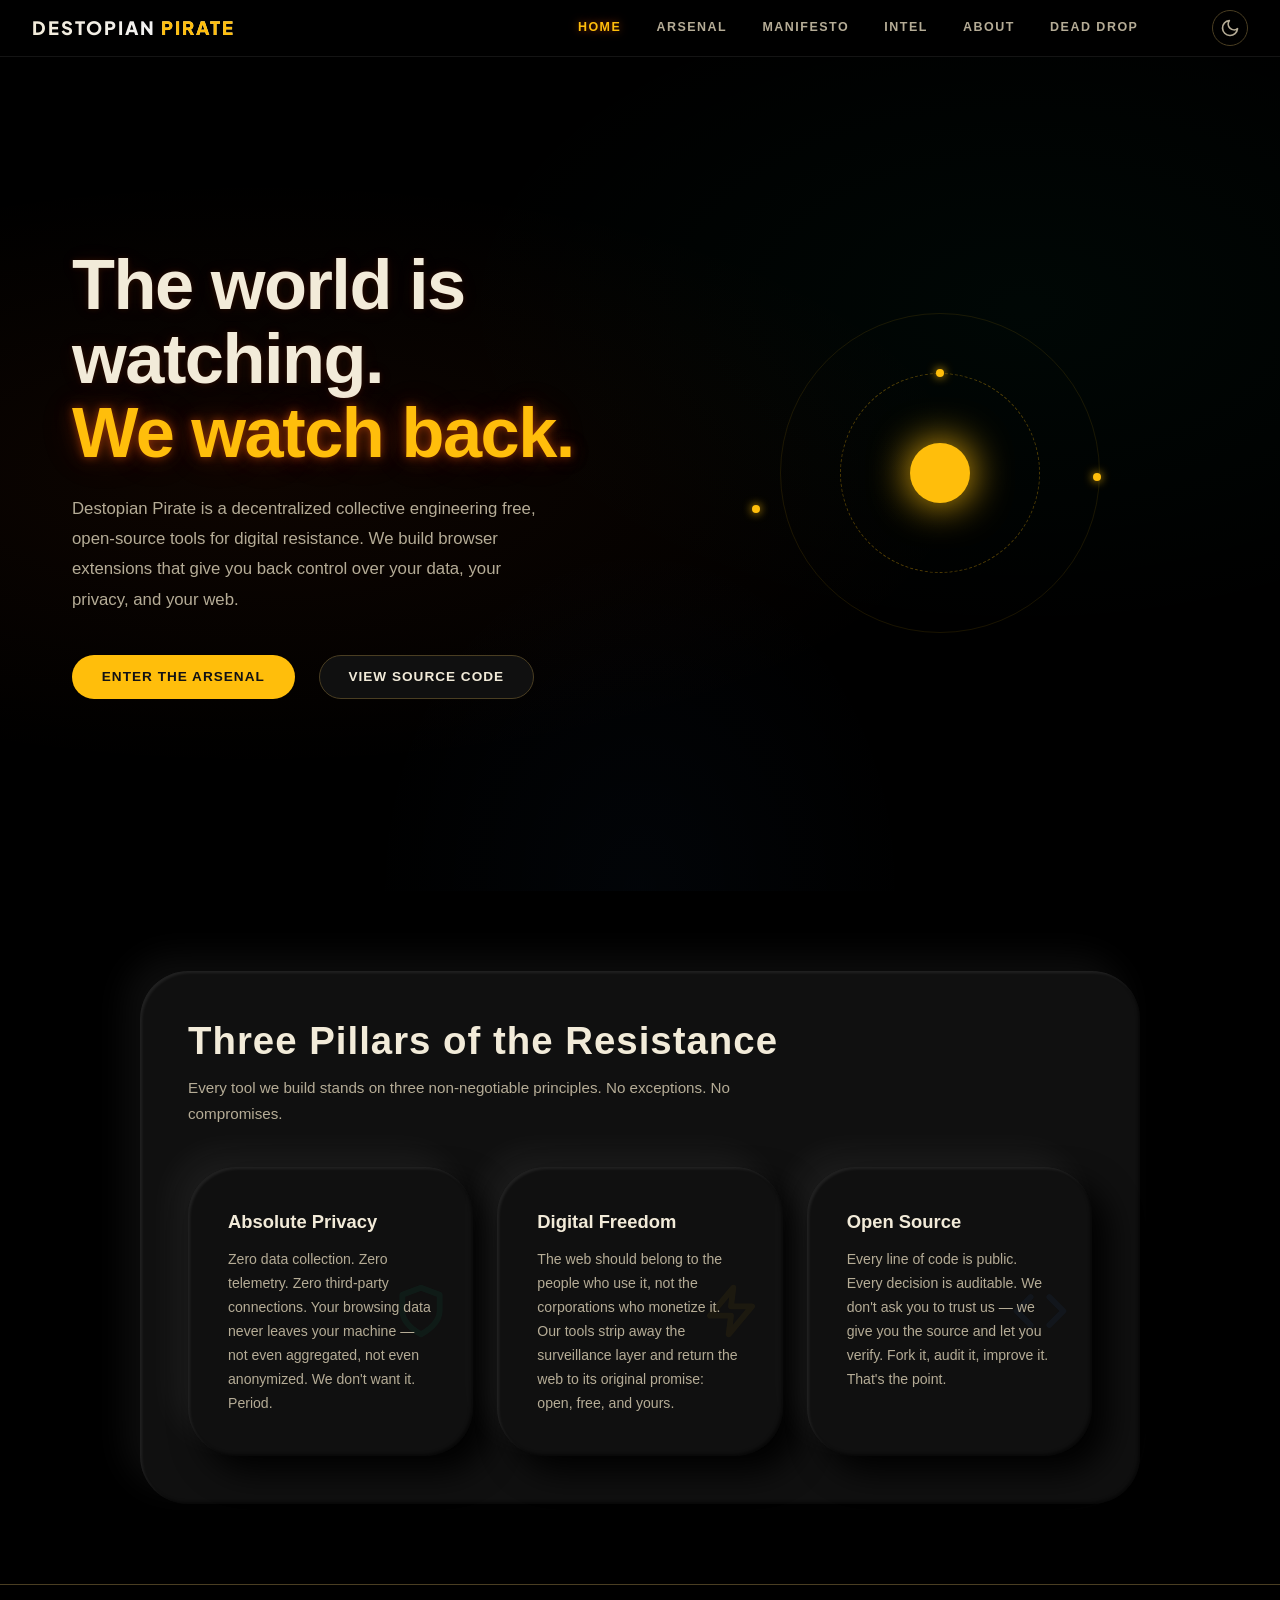
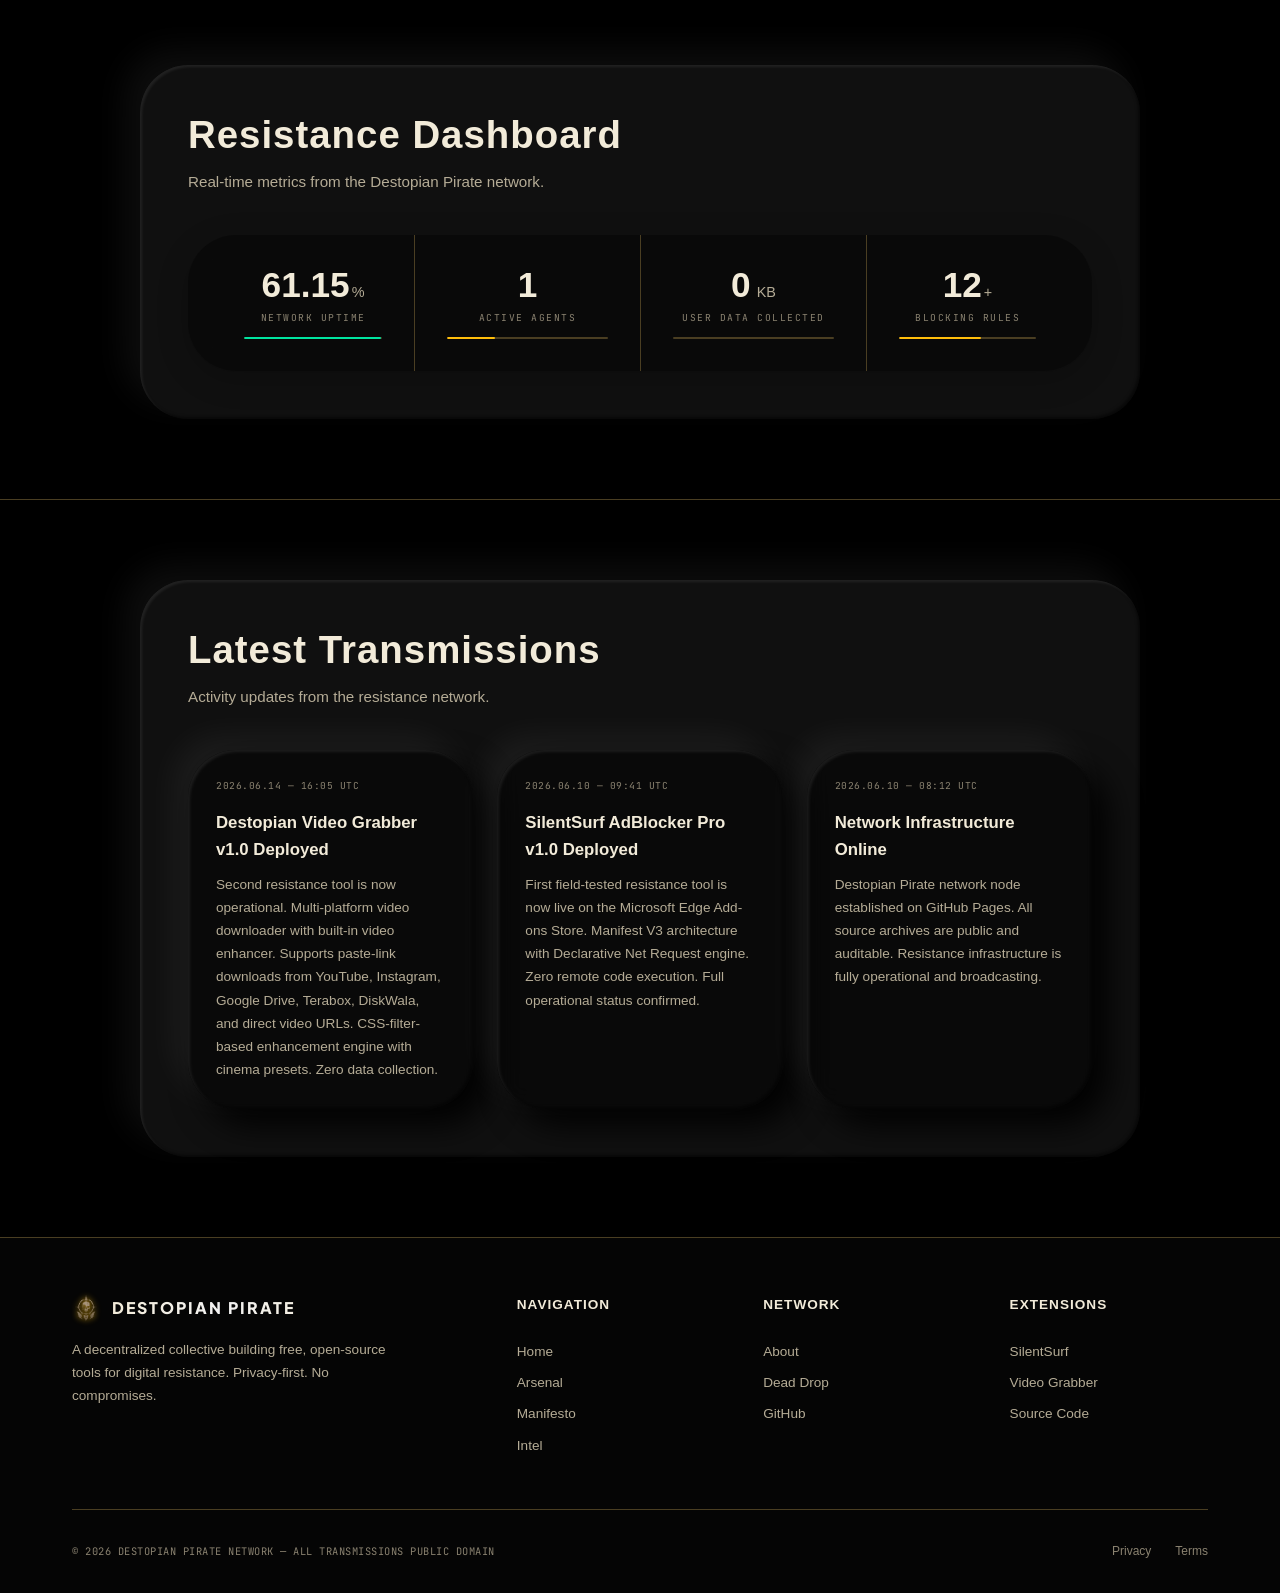
<file: docs/index.html>
<!DOCTYPE html>
<html lang="en">
<head>
    <meta charset="UTF-8">
    <meta name="viewport" content="width=device-width, initial-scale=1.0">
    <title>Destopian Pirate — The World Is Watching. We Watch Back.</title>
    <meta name="description" content="Destopian Pirate: A decentralized collective building free, open-source resistance tools for digital self-defense. Privacy-first browser extensions.">
    <link rel="stylesheet" href="style.css?v=5">
</head>
<body>

<!-- Aurora Glow Background -->
<div class="aurora-container">
    <div class="aurora-blob"></div>
    <div class="aurora-blob"></div>
    <div class="aurora-blob"></div>
</div>



<!-- ═══ COMMAND BAR ═══ -->
<nav class="command-bar">
    <div class="command-bar-inner">
        <div class="brand" id="brand-home">
            <span class="brand-name">Destopian <span style="color: var(--ember); -webkit-text-fill-color: var(--ember); background: none;">Pirate</span></span>
        </div>

        <button class="mobile-toggle" id="mobile-toggle" aria-label="Toggle navigation">
            <svg viewBox="0 0 24 24" fill="none" stroke="currentColor" stroke-width="2" stroke-linecap="round" stroke-linejoin="round" style="width:16px; height:16px; vertical-align: middle; margin-right: 4px;">
                <line x1="3" y1="12" x2="21" y2="12"></line>
                <line x1="3" y1="6" x2="21" y2="6"></line>
                <line x1="3" y1="18" x2="21" y2="18"></line>
            </svg>
            MENU
        </button>

        <div class="channel-strip" id="channel-strip">
            <button class="ch-btn active" data-page="home">Home</button>
            <button class="ch-btn" data-page="extensions">Arsenal</button>
            <button class="ch-btn" data-page="manifesto">Manifesto</button>
            <button class="ch-btn" data-page="intel">Intel</button>
            <button class="ch-btn" data-page="about">About</button>
            <button class="ch-btn" data-page="deaddrop">Dead Drop</button>
        </div>

        <button class="theme-toggle" id="theme-toggle" aria-label="Toggle Theme">
            <span class="theme-icon">
                <svg class="theme-icon-svg" viewBox="0 0 24 24" fill="none" stroke="currentColor" stroke-width="2" stroke-linecap="round" stroke-linejoin="round" style="width:20px; height:20px; vertical-align: middle;">
                    <path d="M21 12.79A9 9 0 1 1 11.21 3 7 7 0 0 0 21 12.79z"></path>
                </svg>
            </span>
        </button>
    </div>
</nav>

<!-- ══════════════════════════════════════════
     PAGE 01: HOME
     ══════════════════════════════════════════ -->
<div class="page-view active" id="page-home">

    <!-- Hero -->
    <section class="hero">

        <div class="container">
            <div class="hero-grid">
                <div class="hero-content">
                    <h1>
                        The world is watching.
                        <span class="line-accent">We watch back.</span>
                    </h1>
                    <p class="hero-desc">
                        Destopian Pirate is a decentralized collective engineering
                        free, open-source tools for digital resistance. We build browser extensions
                        that give you back control over your data, your privacy, and your web.
                    </p>
                    <div class="hero-actions">
                        <button class="btn btn-primary" onclick="navigateTo('extensions')">Enter the Arsenal</button>
                        <a href="https://github.com/destopianpirate" class="btn btn-outline" target="_blank" rel="noopener">View Source Code</a>
                    </div>
                </div>

                <div class="hero-visual">
                    <div class="core-pulse"></div>
                    <div class="orbit-ring orbit-1"></div>
                    <div class="orbit-ring orbit-2"></div>
                    <div class="orbit-node node-1"></div>
                    <div class="orbit-node node-2"></div>
                    <div class="orbit-node node-3"></div>
                </div>
            </div>
        </div>
    </section>

    <!-- Mission Pillars -->
    <section class="section">
        <div class="container neo-box">
            <div class="section-eyebrow">Core Directives</div>
            <h2 class="section-title">Three Pillars of the Resistance</h2>
            <p class="section-subtitle" style="margin-bottom: 2.5rem;">
                Every tool we build stands on three non-negotiable principles. No exceptions. No compromises.
            </p>
            <div class="pillars-grid">
                <div class="pillar-card">
                    <div class="pillar-info-wrap">
                        <h3>Absolute Privacy</h3>
                        <p>Zero data collection. Zero telemetry. Zero third-party connections. Your browsing data never leaves your machine — not even aggregated, not even anonymized. We don't want it. Period.</p>
                    </div>
                    <svg class="pillar-bg-svg privacy-svg" viewBox="0 0 24 24" fill="none" stroke="currentColor" stroke-width="2.5" stroke-linecap="round" stroke-linejoin="round">
                        <path d="M12 22s8-4 8-10V5l-8-3-8 3v7c0 6 8 10 8 10z"/>
                    </svg>
                </div>
                <div class="pillar-card">
                    <div class="pillar-info-wrap">
                        <h3>Digital Freedom</h3>
                        <p>The web should belong to the people who use it, not the corporations who monetize it. Our tools strip away the surveillance layer and return the web to its original promise: open, free, and yours.</p>
                    </div>
                    <svg class="pillar-bg-svg freedom-svg" viewBox="0 0 24 24" fill="none" stroke="currentColor" stroke-width="2.5" stroke-linecap="round" stroke-linejoin="round">
                        <polygon points="13 2 3 14 12 14 11 22 21 10 12 10 13 2"/>
                    </svg>
                </div>
                <div class="pillar-card">
                    <div class="pillar-info-wrap">
                        <h3>Open Source</h3>
                        <p>Every line of code is public. Every decision is auditable. We don't ask you to trust us — we give you the source and let you verify. Fork it, audit it, improve it. That's the point.</p>
                    </div>
                    <svg class="pillar-bg-svg opensource-svg" viewBox="0 0 24 24" fill="none" stroke="currentColor" stroke-width="2.5" stroke-linecap="round" stroke-linejoin="round">
                        <polyline points="16 18 22 12 16 6"/>
                        <polyline points="8 6 2 12 8 18"/>
                    </svg>
                </div>
            </div>
        </div>
    </section>

    <!-- World Status Dashboard -->
    <section class="section">
        <div class="container neo-box">
            <div class="section-eyebrow">Network Status</div>
            <h2 class="section-title">Resistance Dashboard</h2>
            <p class="section-subtitle" style="margin-bottom: 2.5rem;">Real-time metrics from the Destopian Pirate network.</p>
            <div class="stats-strip">
                <div class="stat-cell">
                    <div class="stat-value"><span class="counter" data-target="99.97">0</span><span class="unit">%</span></div>
                    <div class="stat-label">Network Uptime</div>
                    <div class="stat-bar"><div class="stat-bar-fill green" style="width:0%" data-width="99%"></div></div>
                </div>
                <div class="stat-cell">
                    <div class="stat-value"><span class="counter" data-target="2">0</span></div>
                    <div class="stat-label">Active Agents</div>
                    <div class="stat-bar"><div class="stat-bar-fill orange" style="width:0%" data-width="30%"></div></div>
                </div>
                <div class="stat-cell">
                    <div class="stat-value"><span class="counter" data-target="0">0</span><span class="unit"> KB</span></div>
                    <div class="stat-label">User Data Collected</div>
                    <div class="stat-bar"><div class="stat-bar-fill blue" style="width:0%" data-width="0%"></div></div>
                </div>
                <div class="stat-cell">
                    <div class="stat-value"><span class="counter" data-target="20">0</span><span class="unit">+</span></div>
                    <div class="stat-label">Blocking Rules</div>
                    <div class="stat-bar"><div class="stat-bar-fill gold" style="width:0%" data-width="60%"></div></div>
                </div>
            </div>
        </div>
    </section>

    <!-- Latest Signals -->
    <section class="section">
        <div class="container neo-box">
            <div class="section-eyebrow">Intercepted Signals</div>
            <h2 class="section-title">Latest Transmissions</h2>
            <p class="section-subtitle" style="margin-bottom: 2.5rem;">Activity updates from the resistance network.</p>
            <div class="signal-feed">
                <div class="signal-item">
                    <div class="signal-header">
                        <span class="signal-date">2026.06.14 — 16:05 UTC</span>
                    </div>
                    <h4>Destopian Video Grabber v1.0 Deployed</h4>
                    <p>Second resistance tool is now operational. Multi-platform video downloader with built-in video enhancer. Supports paste-link downloads from YouTube, Instagram, Google Drive, Terabox, DiskWala, and direct video URLs. CSS-filter-based enhancement engine with cinema presets. Zero data collection.</p>
                </div>
                <div class="signal-item">
                    <div class="signal-header">
                        <span class="signal-date">2026.06.10 — 09:41 UTC</span>
                    </div>
                    <h4>SilentSurf AdBlocker Pro v1.0 Deployed</h4>
                    <p>First field-tested resistance tool is now live on the Microsoft Edge Add-ons Store. Manifest V3 architecture with Declarative Net Request engine. Zero remote code execution. Full operational status confirmed.</p>
                </div>
                <div class="signal-item">
                    <div class="signal-header">
                        <span class="signal-date">2026.06.10 — 08:12 UTC</span>
                    </div>
                    <h4>Network Infrastructure Online</h4>
                    <p>Destopian Pirate network node established on GitHub Pages. All source archives are public and auditable. Resistance infrastructure is fully operational and broadcasting.</p>
                </div>
            </div>
        </div>
    </section>
</div>

<!-- ══════════════════════════════════════════
     PAGE 02: EXTENSIONS (ARSENAL)
     ══════════════════════════════════════════ -->
<div class="page-view" id="page-extensions">

    <section class="section">
        <div class="container neo-box">
            <h2 class="section-title">The Arsenal</h2>
            <p class="section-subtitle" style="margin-bottom: 3rem;">Field-tested browser extensions for digital self-defense. Open source. Privacy-first. No compromises.</p>

            <!-- Featured Extension -->
            <div class="ext-featured">
                <div class="ext-featured-header">
                    <div class="ext-icon-frame">
                        <img src="assets/shield_logo.png" alt="SilentSurf AdBlocker Pro">
                    </div>
                    <div class="ext-meta">
                        <h2>SilentSurf AdBlocker Pro <span style="font-size: 0.8rem; font-weight: normal; color: var(--text-tertiary); margin-left: 1rem;">v1.0.0 · EDGE</span></h2>
                        <div class="ext-actions">
                            <button class="btn btn-primary" onclick="navigateTo('silentsurf')">View Full Details</button>
                            <a href="https://github.com/destopianpirate/destopian-adblocker" class="btn btn-outline" target="_blank" rel="noopener">Source Code</a>
                        </div>
                        <p class="ext-desc">High-performance ad and tracker blocker powered by the Declarative Net Request engine. Intercepts surveillance scripts, advertising payloads, and popup intrusions at the network layer — before they ever reach your browser. Features real-time blocking dashboard, smart whitelisting, custom filter rules, and live statistics.</p>
                    </div>
                </div>

                <div class="ext-featured-body">
                    <div class="section-eyebrow" style="margin-bottom: 1.5rem;">Capabilities</div>
                    <div class="ext-features-grid">
                        <div class="ext-feature">
                            <div class="ext-feature-info-wrap">
                                <h5>Network-Level Blocking</h5>
                                <p>Intercepts and neutralizes ad requests before they consume bandwidth or render on the page. Zero visual flicker.</p>
                            </div>
                            <svg class="ext-feature-bg-svg" viewBox="0 0 24 24" fill="none" stroke="currentColor" stroke-width="2.5" stroke-linecap="round" stroke-linejoin="round">
                                <circle cx="12" cy="12" r="10"/>
                                <line x1="22" y1="12" x2="18" y2="12"/>
                                <line x1="6" y1="12" x2="2" y2="12"/>
                                <line x1="12" y1="6" x2="12" y2="2"/>
                                <line x1="12" y1="22" x2="12" y2="18"/>
                            </svg>
                        </div>
                        <div class="ext-feature">
                            <div class="ext-feature-info-wrap">
                                <h5>Real-Time Dashboard</h5>
                                <p>Live statistics showing blocked requests per session. Monitor exactly what's being neutralized in real time.</p>
                            </div>
                            <svg class="ext-feature-bg-svg" viewBox="0 0 24 24" fill="none" stroke="currentColor" stroke-width="2.5" stroke-linecap="round" stroke-linejoin="round">
                                <line x1="18" y1="20" x2="18" y2="10"/>
                                <line x1="12" y1="20" x2="12" y2="4"/>
                                <line x1="6" y1="20" x2="6" y2="14"/>
                            </svg>
                        </div>
                        <div class="ext-feature">
                            <div class="ext-feature-info-wrap">
                                <h5>Smart Whitelisting</h5>
                                <p>Surgically disable blocking on trusted domains without compromising protection everywhere else. One-click toggle.</p>
                            </div>
                            <svg class="ext-feature-bg-svg" viewBox="0 0 24 24" fill="none" stroke="currentColor" stroke-width="2.5" stroke-linecap="round" stroke-linejoin="round">
                                <line x1="4" y1="21" x2="4" y2="14"/>
                                <line x1="4" y1="10" x2="4" y2="3"/>
                                <line x1="12" y1="21" x2="12" y2="12"/>
                                <line x1="12" y1="8" x2="12" y2="3"/>
                                <line x1="20" y1="21" x2="20" y2="16"/>
                                <line x1="20" y1="12" x2="20" y2="3"/>
                                <line x1="1" y1="14" x2="7" y2="14"/>
                                <line x1="9" y1="8" x2="15" y2="8"/>
                                <line x1="17" y1="16" x2="23" y2="16"/>
                            </svg>
                        </div>
                        <div class="ext-feature">
                            <div class="ext-feature-info-wrap">
                                <h5>Zero Data Collection</h5>
                                <p>No telemetry, no analytics, no phone-home behavior. All configuration stored locally in your browser.</p>
                            </div>
                            <svg class="ext-feature-bg-svg" viewBox="0 0 24 24" fill="none" stroke="currentColor" stroke-width="2.5" stroke-linecap="round" stroke-linejoin="round">
                                <path d="M17.94 17.94A10.07 10.07 0 0 1 12 20c-7 0-11-8-11-8a18.45 18.45 0 0 1 5.06-5.94M9.9 4.24A9.12 9.12 0 0 1 12 4c7 0 11 8 11 8a18.5 18.5 0 0 1-2.16 3.19m-6.72-1.07a3 3 0 1 1-4.24-4.24"/>
                                <line x1="1" y1="1" x2="23" y2="23"/>
                            </svg>
                        </div>
                    </div>

                    <div class="section-eyebrow" style="margin-bottom: 1.5rem;">Performance Metrics</div>
                    <div class="ext-stats-row">
                        <div class="ext-stat">
                            <div class="ext-stat-val">20+</div>
                            <div class="ext-stat-label">Active Rules</div>
                        </div>
                        <div class="ext-stat">
                            <div class="ext-stat-val">0ms</div>
                            <div class="ext-stat-label">Render Delay</div>
                        </div>
                        <div class="ext-stat">
                            <div class="ext-stat-val">0 KB</div>
                            <div class="ext-stat-label">Data Collected</div>
                        </div>
                        <div class="ext-stat">
                            <div class="ext-stat-val">V3</div>
                            <div class="ext-stat-label">Manifest Version</div>
                        </div>
                    </div>


                </div>
            </div>

            <!-- Video Grabber Extension -->
            <div class="ext-featured" style="margin-top: 2rem;">
                <div class="ext-featured-header">
                    <div class="ext-icon-frame">
                        <img src="assets/logo.png" alt="Destopian Video Grabber">
                    </div>
                    <div class="ext-meta">
                        <h2>Destopian Video Grabber <span style="font-size: 0.8rem; font-weight: normal; color: var(--text-tertiary); margin-left: 1rem;">v1.0.0 · EDGE / CHROME</span></h2>
                        <div class="ext-actions">
                            <button class="btn btn-primary" onclick="navigateTo('videograbber')">View Full Details</button>
                            <a href="grabber/" class="btn btn-primary" target="_blank" rel="noopener" title="Open the Destopian Grabber web app">Open Web App</a>
                            <a href="https://github.com/destopianpirate/video-grabber" class="btn btn-outline" target="_blank" rel="noopener">Source Code</a>
                        </div>
                        <p class="ext-desc">Multi-platform video downloader and real-time video enhancer. Paste links from YouTube, Instagram, Google Drive, Terabox, DiskWala, and any cloud drive. Auto-detects videos playing in your browser with quality selection and estimated file sizes. Built-in CSS-filter enhancement engine with cinema presets for brightness, contrast, saturation, and hue adjustment.</p>
                    </div>
                </div>

                <div class="ext-featured-body">
                    <div class="section-eyebrow" style="margin-bottom: 1.5rem;">Capabilities</div>
                    <div class="ext-features-grid">
                        <div class="ext-feature">
                            <div class="ext-feature-info-wrap">
                                <h5>Multi-Platform Downloads</h5>
                                <p>Paste links from YouTube, Instagram, Google Drive, Terabox, DiskWala, Twitter/X, TikTok — or any direct video URL. Platform auto-detection with smart resolver routing.</p>
                            </div>
                            <svg class="ext-feature-bg-svg" viewBox="0 0 24 24" fill="none" stroke="currentColor" stroke-width="2.5" stroke-linecap="round" stroke-linejoin="round">
                                <path d="M21 15v4a2 2 0 0 1-2 2H5a2 2 0 0 1-2-2v-4"/><polyline points="7 10 12 15 17 10"/><line x1="12" y1="15" x2="12" y2="3"/>
                            </svg>
                        </div>
                        <div class="ext-feature">
                            <div class="ext-feature-info-wrap">
                                <h5>Video Enhancement</h5>
                                <p>Real-time CSS-filter adjustments on any playing video: brightness, contrast, saturation, sharpness, and hue rotation with six cinema presets.</p>
                            </div>
                            <svg class="ext-feature-bg-svg" viewBox="0 0 24 24" fill="none" stroke="currentColor" stroke-width="2.5" stroke-linecap="round" stroke-linejoin="round">
                                <circle cx="12" cy="12" r="3"/><path d="M19.4 15a1.65 1.65 0 0 0 .33 1.82l.06.06a2 2 0 1 1-2.83 2.83l-.06-.06a1.65 1.65 0 0 0-1.82-.33 1.65 1.65 0 0 0-1 1.51V21a2 2 0 0 1-4 0v-.09A1.65 1.65 0 0 0 9 19.4a1.65 1.65 0 0 0-1.82.33l-.06.06a2 2 0 1 1-2.83-2.83l.06-.06A1.65 1.65 0 0 0 4.6 15a1.65 1.65 0 0 0-1.51-1H3a2 2 0 0 1 0-4h.09A1.65 1.65 0 0 0 4.6 9"/>
                            </svg>
                        </div>
                        <div class="ext-feature">
                            <div class="ext-feature-info-wrap">
                                <h5>Quality Selection</h5>
                                <p>Choose your preferred resolution before downloading. Estimated file sizes displayed for each quality option — from 360p to 4K.</p>
                            </div>
                            <svg class="ext-feature-bg-svg" viewBox="0 0 24 24" fill="none" stroke="currentColor" stroke-width="2.5" stroke-linecap="round" stroke-linejoin="round">
                                <line x1="18" y1="20" x2="18" y2="10"/><line x1="12" y1="20" x2="12" y2="4"/><line x1="6" y1="20" x2="6" y2="14"/>
                            </svg>
                        </div>
                        <div class="ext-feature">
                            <div class="ext-feature-info-wrap">
                                <h5>Zero Data Collection</h5>
                                <p>No telemetry, no analytics, no tracking. All settings stored locally. Extension never phones home. Your downloads stay private.</p>
                            </div>
                            <svg class="ext-feature-bg-svg" viewBox="0 0 24 24" fill="none" stroke="currentColor" stroke-width="2.5" stroke-linecap="round" stroke-linejoin="round">
                                <path d="M17.94 17.94A10.07 10.07 0 0 1 12 20c-7 0-11-8-11-8a18.45 18.45 0 0 1 5.06-5.94M9.9 4.24A9.12 9.12 0 0 1 12 4c7 0 11 8 11 8a18.5 18.5 0 0 1-2.16 3.19m-6.72-1.07a3 3 0 1 1-4.24-4.24"/>
                                <line x1="1" y1="1" x2="23" y2="23"/>
                            </svg>
                        </div>
                    </div>

                    <div class="section-eyebrow" style="margin-bottom: 1.5rem;">Supported Platforms</div>
                    <div class="ext-stats-row">
                        <div class="ext-stat">
                            <div class="ext-stat-val">8+</div>
                            <div class="ext-stat-label">Platforms</div>
                        </div>
                        <div class="ext-stat">
                            <div class="ext-stat-val">6</div>
                            <div class="ext-stat-label">Presets</div>
                        </div>
                        <div class="ext-stat">
                            <div class="ext-stat-val">0 KB</div>
                            <div class="ext-stat-label">Data Collected</div>
                        </div>
                        <div class="ext-stat">
                            <div class="ext-stat-val">V3</div>
                            <div class="ext-stat-label">Manifest Version</div>
                        </div>
                    </div>
                </div>
            </div>
        </div>
    </section>

    <!-- How It Works -->
    <section class="section">
        <div class="container neo-box">
            <div class="section-eyebrow">Deployment Protocol</div>
            <h2 class="section-title">How It Works</h2>
            <p class="section-subtitle" style="margin-bottom: 3rem;">Three steps to digital resistance.</p>
            <div class="steps-grid">
                <div class="step-item">
                    <div class="step-num">1</div>
                    <h4>Install</h4>
                    <p>Download from the Edge Add-ons Store. No account required. No hidden permissions. Installs in under 3 seconds.</p>
                </div>
                <div class="step-item">
                    <div class="step-num">2</div>
                    <h4>Configure</h4>
                    <p>Set your protection level. Add trusted sites to your whitelist. Customize blocking rules if you want — or leave the defaults running.</p>
                </div>
                <div class="step-item">
                    <div class="step-num">3</div>
                    <h4>Protected</h4>
                    <p>That's it. Browse freely. Ads, trackers, and popups are neutralized at the network layer before they touch your screen.</p>
                </div>
            </div>
        </div>
    </section>
</div>

<!-- ══════════════════════════════════════════
     PAGE 03: MANIFESTO
     ══════════════════════════════════════════ -->
<div class="page-view" id="page-manifesto">

    <section class="section">
        <div class="container neo-box">
            <div class="section-eyebrow">Directive #001</div>
            <h2 class="section-title">The Manifesto</h2>
            <p class="section-subtitle" style="margin-bottom: 3rem;">The founding document of the Destopian Pirate network.</p>

            <div class="manifesto-document">
                <div class="manifesto-stamp">UNREDACTED</div>
                <div class="manifesto-header">
                    <h2>On the Open Web and Its Enemies</h2>
                    <div class="manifesto-meta">DOCUMENT REF: DPN-001 &nbsp;|&nbsp; CLASSIFICATION: PUBLIC &nbsp;|&nbsp; STATUS: ACTIVE</div>
                </div>
                <div class="manifesto-body">
                    <p>The open web is under siege. Not by armies or governments alone, but by something more insidious — a quiet, systematic architecture of surveillance woven into every page you visit, every search you make, every link you click. You are not a user. You are a data point. A behavioral profile. A commodity traded in millisecond auctions before your page even loads.</p>

                    <p>Every cookie dropped on your machine is a listening device. Every "free" service is a <span class="highlight">contract you never read and never signed</span>. Every personalized ad is proof that someone, somewhere, has built a model of who you are, what you want, and how to manipulate you into wanting more.</p>

                    <blockquote>"The most effective prison is the one where the inmates don't know they're imprisoned."</blockquote>

                    <p>We are Destopian Pirate — a decentralized collective of developers, privacy advocates, and digital dissidents who refuse to accept this as normal. We don't write petitions. We don't file complaints. <span class="highlight">We write code.</span></p>

                    <p>Our tools are weapons of digital self-defense. They don't phone home. They don't harvest data. They don't serve ads. They don't compromise. They exist for one purpose: to give you back what was systematically taken from you — your privacy, your autonomy, your right to browse the web without being watched, tracked, profiled, and sold.</p>

                    <p>We build in the open because <span class="highlight">transparency is not a feature — it's a requirement</span>. Every line of code is public. Every decision is auditable. We don't ask for trust. We provide proof.</p>

                    <p>The watchers have no power here.</p>
                </div>
            </div>
        </div>
    </section>

    <!-- Core Principles -->
    <section class="section">
        <div class="container neo-box">
            <h2 class="section-title">Core Directives</h2>
            <p class="section-subtitle" style="margin-bottom: 2.5rem;">The non-negotiable rules that govern every tool we build.</p>
            <div class="principles-grid">
                <div class="principle-card">
                    <div class="principle-num">I</div>
                    <div>
                        <h4>Privacy Is Non-Negotiable</h4>
                        <p>We will never collect, transmit, or store user data. Not anonymized. Not aggregated. Not "just for analytics." Zero means zero.</p>
                    </div>
                </div>
                <div class="principle-card">
                    <div class="principle-num">II</div>
                    <div>
                        <h4>Open Source or Nothing</h4>
                        <p>Every tool we ship comes with its complete source code. If we can't show you how it works, we don't ship it.</p>
                    </div>
                </div>
                <div class="principle-card">
                    <div class="principle-num">III</div>
                    <div>
                        <h4>No Monetization of Users</h4>
                        <p>No ads, no premium tiers, no "acceptable advertising" deals, no affiliate tracking. Our users are not products.</p>
                    </div>
                </div>
                <div class="principle-card">
                    <div class="principle-num">IV</div>
                    <div>
                        <h4>Performance Without Compromise</h4>
                        <p>Our tools must make your browser faster, not slower. If an extension adds latency, it goes back to the lab.</p>
                    </div>
                </div>
                <div class="principle-card">
                    <div class="principle-num">V</div>
                    <div>
                        <h4>User Autonomy Above All</h4>
                        <p>Every feature must be configurable. Every rule must be overridable. We provide defaults, not mandates. Your browser, your rules.</p>
                    </div>
                </div>
                <div class="principle-card">
                    <div class="principle-num">VI</div>
                    <div>
                        <h4>Resistance Is Maintenance</h4>
                        <p>The surveillance machine evolves daily. So must our tools. We commit to active development, rapid response to new threats, and continuous improvement.</p>
                    </div>
                </div>
            </div>
        </div>
    </section>

    <!-- Timeline -->
    <section class="section">
        <div class="container neo-box">
            <h2 class="section-title">Timeline</h2>
            <p class="section-subtitle" style="margin-bottom: 2.5rem;">Key moments in the resistance.</p>
            <div class="timeline">
                <div class="timeline-item">
                    <div class="timeline-date">JUNE 2026</div>
                    <h4>SilentSurf AdBlocker Pro v1.0 Deployed</h4>
                    <p>First operational tool released to the Microsoft Edge Add-ons Store. Manifest V3 compliant, zero remote code execution, full declarative net request implementation.</p>
                </div>
                <div class="timeline-item">
                    <div class="timeline-date">JUNE 2026</div>
                    <h4>Network Node Established</h4>
                    <p>Destopian Pirate website goes live. All source code made public. GitHub repositories opened for community audit and contribution.</p>
                </div>
                <div class="timeline-item">
                    <div class="timeline-date">JUNE 2026</div>
                    <h4>Privacy Audit Passed</h4>
                    <p>Independent review confirms zero telemetry, zero data exfiltration, zero third-party network calls in all deployed tools.</p>
                </div>
                <div class="timeline-item">
                    <div class="timeline-date">JUNE 2026</div>
                    <h4>Destopian Video Grabber v1.0 Deployed</h4>
                    <p>Second operational tool released. Multi-platform video downloader and enhancer supporting YouTube, Instagram, Google Drive, Terabox, DiskWala, and direct video links. Built with Manifest V3, zero data collection.</p>
                </div>
                <div class="timeline-item">
                    <div class="timeline-date">IN PROGRESS</div>
                    <h4>Next Agent Under Development</h4>
                    <p>Classified. Details will be declassified upon operational readiness. Watch the signals.</p>
                </div>
            </div>
        </div>
    </section>
</div>

<!-- ══════════════════════════════════════════
     PAGE 04: INTEL
     ══════════════════════════════════════════ -->
<div class="page-view" id="page-intel">

    <section class="section">
        <div class="container neo-box">
            <h2 class="section-title">Intelligence Brief</h2>
            <p class="section-subtitle" style="margin-bottom: 2.5rem;">Current status of the digital surveillance landscape.</p>

            <div class="threat-gauge">
                <div class="gauge-visual">
                    <span class="gauge-level">MED</span>
                </div>
                <div class="gauge-info">
                    <h3>Current Threat Level: ELEVATED</h3>
                    <p>The global advertising surveillance infrastructure continues to expand. Major browser vendors are tightening extension APIs while ad networks deploy increasingly aggressive tracking methodologies including fingerprinting, CNAME cloaking, and first-party data collection.</p>
                    <div class="gauge-indicators">
                        <div class="gauge-ind"><span class="gauge-ind-dot low"></span> LOW</div>
                        <div class="gauge-ind"><span class="gauge-ind-dot med"></span> ELEVATED</div>
                        <div class="gauge-ind"><span class="gauge-ind-dot high"></span> CRITICAL</div>
                    </div>
                </div>
            </div>
        </div>
    </section>

    <section class="section">
        <div class="container neo-box">
            <h2 class="section-title">Intelligence Reports</h2>
            <p class="section-subtitle" style="margin-bottom: 2.5rem;">Detailed analysis from resistance operatives.</p>
            <div class="intel-reports">
                <div class="intel-card">
                    <div class="intel-card-head">
                        <span class="intel-card-id">REPORT DPN-IR-001</span>
                        <span class="signal-tag critical">HIGH</span>
                    </div>
                    <h4>Manifest V3 Transition Analysis</h4>
                    <p>Chrome's shift to Manifest V3 fundamentally changes how ad blockers operate. The move from webRequest (blocking) to declarativeNetRequest limits dynamic rule evaluation. Our analysis: the constraint is real but manageable. Destopian AdBlock Pro was built MV3-native from the ground up — no migration required, no capability loss.</p>
                    <div class="intel-card-meta">
                        <span>2026.06.10</span>
                        <span>CLASSIFICATION: PUBLIC</span>
                    </div>
                </div>
                <div class="intel-card">
                    <div class="intel-card-head">
                        <span class="intel-card-id">REPORT DPN-IR-002</span>
                        <span class="signal-tag update">MEDIUM</span>
                    </div>
                    <h4>CNAME Cloaking Threat Vector</h4>
                    <p>Advertisers are increasingly using CNAME records to disguise tracker domains as first-party subdomains, bypassing traditional domain-based blocking. This technique is proliferating among major ad networks. We are evaluating countermeasures for future tool versions.</p>
                    <div class="intel-card-meta">
                        <span>2026.06.09</span>
                        <span>CLASSIFICATION: PUBLIC</span>
                    </div>
                </div>
                <div class="intel-card">
                    <div class="intel-card-head">
                        <span class="intel-card-id">REPORT DPN-IR-003</span>
                        <span class="signal-tag info">INFO</span>
                    </div>
                    <h4>Browser Fingerprinting Report</h4>
                    <p>Even without cookies, modern tracking techniques can identify users via browser fingerprinting — screen resolution, installed fonts, WebGL renderer, canvas hashing, and more. Current generation tools focus on request blocking; fingerprint resistance is on our roadmap.</p>
                    <div class="intel-card-meta">
                        <span>2026.06.08</span>
                        <span>CLASSIFICATION: PUBLIC</span>
                    </div>
                </div>
                <div class="intel-card">
                    <div class="intel-card-head">
                        <span class="intel-card-id">REPORT DPN-IR-004</span>
                        <span class="signal-tag info">INFO</span>
                    </div>
                    <h4>First-Party Data Collection Trends</h4>
                    <p>As third-party cookies phase out, major platforms are pivoting to first-party data strategies — walled gardens where they control both the content and the tracking infrastructure. This makes browser-level protection increasingly critical.</p>
                    <div class="intel-card-meta">
                        <span>2026.06.07</span>
                        <span>CLASSIFICATION: PUBLIC</span>
                    </div>
                </div>
            </div>
        </div>
    </section>
</div>

<!-- ══════════════════════════════════════════
     PAGE 05: ABOUT
     ══════════════════════════════════════════ -->
<div class="page-view" id="page-about">

    <section class="section">
        <div class="container neo-box">
            <h2 class="section-title">About the Network</h2>
            <p class="section-subtitle" style="margin-bottom: 3rem;">Who we are, how we started, and where we're going.</p>

            <div class="about-story">
                <div class="about-narrative">
                    <h3>The Origin</h3>
                    <p>Destopian Pirate was born from a simple frustration: the modern web has become hostile to the people who use it. Every page loaded is a negotiation between you and dozens of invisible entities fighting for your attention, your data, and your trust.</p>
                    <p>We started building because we realized that complaints don't change systems. Code does. The first project — Destopian AdBlock Pro — wasn't designed to compete with existing ad blockers. It was designed to prove that you can build effective, privacy-respecting tools without any compromises.</p>
                    <p>No "acceptable ads" programs. No whitelist deals with ad networks. No analytics SDK bundled into the extension. Just clean code that does exactly what it claims and nothing else.</p>
                    <h3 style="margin-top: 2rem;">The Mission</h3>
                    <p>We're building a toolkit for digital self-defense. Each extension addresses a specific threat vector in the surveillance ecosystem — from ad blocking to tracker prevention to fingerprint resistance. Every tool is built Manifest V3 native, open source, and privacy-first from day one.</p>
                </div>

                <div class="about-sidebar">
                    <h4>Network File</h4>
                    <div class="about-fact">
                        <span class="about-fact-label">Founded</span>
                        <span class="about-fact-value">2026</span>
                    </div>
                    <div class="about-fact">
                        <span class="about-fact-label">Status</span>
                        <span class="about-fact-value">ACTIVE</span>
                    </div>
                    <div class="about-fact">
                        <span class="about-fact-label">License</span>
                        <span class="about-fact-value">MIT</span>
                    </div>
                    <div class="about-fact">
                        <span class="about-fact-label">Deployed Agents</span>
                        <span class="about-fact-value">2</span>
                    </div>
                    <div class="about-fact">
                        <span class="about-fact-label">Data Collected</span>
                        <span class="about-fact-value">0 BYTES</span>
                    </div>
                    <div class="about-fact">
                        <span class="about-fact-label">Platform</span>
                        <span class="about-fact-value">EDGE</span>
                    </div>
                    <div class="about-fact">
                        <span class="about-fact-label">Architecture</span>
                        <span class="about-fact-value">MV3</span>
                    </div>
                </div>
            </div>
        </div>
    </section>

    <section class="section">
        <div class="container neo-box">
            <h2 class="section-title">Technology Stack</h2>
            <p class="section-subtitle" style="margin-bottom: 2.5rem;">The tools and standards behind the resistance.</p>
            <div class="tech-grid">
                <div class="tech-card">
                    <div class="tech-info-wrap">
                        <h5>Manifest V3</h5>
                        <p>Built on Chrome's latest extension platform from the ground up. No legacy migration, no compatibility hacks. Native declarative architecture.</p>
                    </div>
                    <svg class="tech-bg-svg" viewBox="0 0 24 24" fill="none" stroke="currentColor" stroke-width="2" stroke-linecap="round" stroke-linejoin="round">
                        <path d="M12 2L2 7l10 5 10-5-10-5zM2 17l10 5 10-5M2 12l10 5 10-5"/>
                    </svg>
                </div>
                <div class="tech-card">
                    <div class="tech-info-wrap">
                        <h5>Declarative Net Request</h5>
                        <p>Blocking rules execute in the browser's network stack itself — faster than JavaScript-based filtering and more resistant to anti-adblock circumvention.</p>
                    </div>
                    <svg class="tech-bg-svg" viewBox="0 0 24 24" fill="none" stroke="currentColor" stroke-width="2" stroke-linecap="round" stroke-linejoin="round">
                        <path d="M12 22s8-4 8-10V5l-8-3-8 3v7c0 6 8 10 8 10z"/>
                        <path d="m9 11 2 2 4-4"/>
                    </svg>
                </div>
                <div class="tech-card">
                    <div class="tech-info-wrap">
                        <h5>Service Workers</h5>
                        <p>Event-driven background processing. No persistent background page consuming memory. Activates only when needed, sleeps when idle.</p>
                    </div>
                    <svg class="tech-bg-svg" viewBox="0 0 24 24" fill="none" stroke="currentColor" stroke-width="2" stroke-linecap="round" stroke-linejoin="round">
                        <circle cx="12" cy="12" r="3"/>
                        <path d="M19.4 15a1.65 1.65 0 0 0 .33 1.82l.06.06a2 2 0 1 1-2.83 2.83l-.06-.06a1.65 1.65 0 0 0-1.82-.33 1.65 1.65 0 0 0-1 1.51V21a2 2 0 0 1-4 0v-.09A1.65 1.65 0 0 0 9 19.4a1.65 1.65 0 0 0-1.82.33l-.06.06a2 2 0 1 1-2.83-2.83l.06-.06a1.65 1.65 0 0 0 .33-1.82 1.65 1.65 0 0 0-1.51-1H3a2 2 0 0 1 0-4h.09A1.65 1.65 0 0 0 4.6 9a1.65 1.65 0 0 0-.33-1.82l-.06-.06a2 2 0 1 1 2.83-2.83l.06.06a1.65 1.65 0 0 0 1.82.33H9a1.65 1.65 0 0 0 1-1.51V3a2 2 0 0 1 4 0v.09a1.65 1.65 0 0 0 1 1.51 1.65 1.65 0 0 0 1.82-.33l.06-.06a2 2 0 1 1 2.83 2.83l-.06.06a1.65 1.65 0 0 0-.33 1.82V9a1.65 1.65 0 0 0 1.51 1H21a2 2 0 0 1 0 4h-.09a1.65 1.65 0 0 0-1.51 1z"/>
                    </svg>
                </div>
            </div>
        </div>
    </section>
</div>

<!-- ══════════════════════════════════════════
     PAGE 06: DEAD DROP
     ══════════════════════════════════════════ -->
<div class="page-view" id="page-deaddrop">

    <section class="section">
        <div class="container neo-box">
            <h2 class="section-title">Dead Drop</h2>
            <p class="section-subtitle" style="margin-bottom: 3rem;">Channels for reaching the resistance network.</p>

            <div class="contact-grid">
                <div class="contact-card">
                    <div class="contact-info-wrap">
                        <h4>Source Archives</h4>
                        <p>All code, documentation, and project files are maintained on GitHub. Open for audit, forking, and contribution.</p>
                        <p style="margin-top: 0.5rem;"><a href="https://github.com/destopianpirate" target="_blank" rel="noopener">github.com/destopianpirate</a></p>
                    </div>
                    <svg class="contact-bg-svg" viewBox="0 0 24 24" fill="none" stroke="currentColor" stroke-width="2" stroke-linecap="round" stroke-linejoin="round">
                        <polyline points="16 18 22 12 16 6"/>
                        <polyline points="8 6 2 12 8 18"/>
                    </svg>
                </div>
                <div class="contact-card">
                    <div class="contact-info-wrap">
                        <h4>Bug Reports</h4>
                        <p>Found something broken? Report it through GitHub Issues on the relevant repository. Include reproduction steps and browser version.</p>
                        <p style="margin-top: 0.5rem;"><a href="https://github.com/destopianpirate/destopian-adblocker/issues" target="_blank" rel="noopener">Submit an Issue</a></p>
                    </div>
                    <svg class="contact-bg-svg" viewBox="0 0 24 24" fill="none" stroke="currentColor" stroke-width="2" stroke-linecap="round" stroke-linejoin="round">
                        <rect width="8" height="14" x="8" y="6" rx="4"/>
                        <path d="m19 7-3 2M5 7l3 2m-4 5h4m12 0h-4m-3 4 3 2m-9-2-3 2M12 2v4"/>
                    </svg>
                </div>
                <div class="contact-card">
                    <div class="contact-info-wrap">
                        <h4>Contribute</h4>
                        <p>Want to join the resistance? Fork a repository, make improvements, and submit a pull request. All contributions are reviewed and welcomed.</p>
                        <p style="margin-top: 0.5rem;"><a href="https://github.com/destopianpirate/destopian-adblocker" target="_blank" rel="noopener">Fork the Code</a></p>
                    </div>
                    <svg class="contact-bg-svg" viewBox="0 0 24 24" fill="none" stroke="currentColor" stroke-width="2" stroke-linecap="round" stroke-linejoin="round">
                        <circle cx="18" cy="18" r="3"/>
                        <circle cx="6" cy="6" r="3"/>
                        <circle cx="6" cy="18" r="3"/>
                        <path d="M18 15V9a4 4 0 0 0-4-4H9M6 9v6"/>
                    </svg>
                </div>
                <div class="contact-card">
                    <div class="contact-info-wrap">
                        <h4>Watch the Signals</h4>
                        <p>Star and watch our GitHub repositories to receive notifications about new releases, updates, and tools as they drop.</p>
                        <p style="margin-top: 0.5rem;"><a href="https://github.com/destopianpirate" target="_blank" rel="noopener">Follow on GitHub</a></p>
                    </div>
                    <svg class="contact-bg-svg" viewBox="0 0 24 24" fill="none" stroke="currentColor" stroke-width="2" stroke-linecap="round" stroke-linejoin="round">
                        <path d="M4.9 19.1C1 15.2 1 8.8 4.9 4.9M19.1 4.9c3.9 3.9 3.9 10.2 0 14.1M7.7 16.3c-2.4-2.4-2.4-6.2 0-8.6M16.3 7.7c2.4 2.4 2.4 6.2 0 8.6M12 12m-1 0a1 1 0 1 0 2 0 1 1 0 1 0-2 0"/>
                    </svg>
                </div>
            </div>
        </div>
    </section>

    <!-- FAQ -->
    <section class="section">
        <div class="container neo-box">
            <h2 class="section-title">Frequently Asked Questions</h2>
            <p class="section-subtitle" style="margin-bottom: 2.5rem;">Common inquiries answered.</p>
            <div class="faq-list">
                <div class="faq-item">
                    <button class="faq-q">Is SilentSurf AdBlocker Pro really free?</button>
                    <div class="faq-a">Yes. Completely free. No premium tier, no trial period, no "upgrade for more features." The full tool is free, open source, and will remain that way. We don't monetize our users in any form.</div>
                </div>
                <div class="faq-item">
                    <button class="faq-q">Does it collect any data at all?</button>
                    <div class="faq-a">Zero. Not anonymized usage data, not crash reports, not feature flags. The extension makes zero network requests to any server we control. All configuration and statistics are stored locally in your browser's storage API.</div>
                </div>
                <div class="faq-item">
                    <button class="faq-q">Why Edge only? What about Chrome and Firefox?</button>
                    <div class="faq-a">We started with Microsoft Edge because it shares Chrome's Manifest V3 architecture while having a smaller, more accessible add-ons review process. Chrome and Firefox versions are planned as future deployments.</div>
                </div>
                <div class="faq-item">
                    <button class="faq-q">How is this different from uBlock Origin or AdBlock Plus?</button>
                    <div class="faq-a">We aren't trying to replace established tools. SilentSurf AdBlocker Pro was built from scratch as a Manifest V3 native extension — no legacy code, no migration compromises. Our focus is on absolute simplicity, zero data collection, and a clean modern UI. Different philosophy, different approach.</div>
                </div>
                <div class="faq-item">
                    <button class="faq-q">Can I contribute to the project?</button>
                    <div class="faq-a">Absolutely. All repositories are public on GitHub. Fork the code, submit pull requests, report bugs, or suggest features through Issues. Every contribution is reviewed and appreciated.</div>
                </div>
                <div class="faq-item">
                    <button class="faq-q">What's next for Destopian Pirate?</button>
                    <div class="faq-a">We're building a full toolkit for digital self-defense. The AdBlock Pro is just the first agent. Future tools will address tracker prevention, fingerprint resistance, and more. Watch our GitHub for announcements.</div>
                </div>
            </div>
        </div>
    </section>

    <!-- CTA -->
    <section class="section">
        <div class="container neo-box">
            <div class="cta-box">
                <h3>Join the Resistance</h3>
                <p>Star our repositories, share our tools, and help build the future of the open web. Every installation is a vote for privacy.</p>
                <div style="display: flex; gap: 1rem; justify-content: center; flex-wrap: wrap;">
                    <a href="#" class="btn btn-primary" onclick="navigateTo('silentsurf');return false;">Get SilentSurf</a>
                    <a href="https://github.com/destopianpirate" class="btn btn-outline" target="_blank" rel="noopener">Star on GitHub</a>
                </div>
            </div>
        </div>
    </section>
</div>

<!-- ══════════════════════════════════════════
     PAGE 08: SILENTSURF ADBLOCKER PRO
     ══════════════════════════════════════════ -->
<div class="page-view" id="page-silentsurf">

    <!-- Hero Section -->
    <section class="section">
        <div class="container neo-box">
            <h2 class="section-title" style="margin-bottom: 0.5rem;">SilentSurf AdBlocker Pro v1.0.0</h2>
            <p class="section-subtitle" style="margin-bottom: 3rem;">Network-level ad blocking. Zero data collection. Zero compromise.</p>

            <div class="ss-hero-grid">
                <div class="ss-hero-card">
                    <span class="ss-hero-icon">🛡️</span>
                    <h3>Shield</h3>
                    <p>Intercepts and neutralizes ad requests at the network layer using the Declarative Net Request engine — before they ever reach your browser or consume bandwidth.</p>
                </div>
                <div class="ss-hero-card">
                    <span class="ss-hero-icon">🚫</span>
                    <h3>Block</h3>
                    <p>20+ active blocking rules targeting ad networks, tracking pixels, popup scripts, and surveillance beacons. Real-time dashboard shows exactly what's being neutralized.</p>
                </div>
                <div class="ss-hero-card">
                    <span class="ss-hero-icon">🔒</span>
                    <h3>Private</h3>
                    <p>Zero data collection. Zero telemetry. Zero network calls to our servers. All configuration stored locally in your browser. Your browsing stays your business.</p>
                </div>
            </div>

            <!-- SilentSurf Hero Image -->
            <div class="ss-hero-image">
                <img src="assets/silentsurf_hero.png" alt="SilentSurf AdBlocker Pro — Digital Shield">
            </div>
        </div>
    </section>

    <!-- Bento Features -->
    <section class="section">
        <div class="container neo-box">
            <h2 class="section-title">Network Status</h2>
            <p class="section-subtitle" style="margin-bottom: 3rem;">Every feature built from scratch with Manifest V3. No legacy code. No compromises.</p>
            <div class="ss-bento-grid">
                <div class="ss-bento-card span-2">
                    <span class="ss-bento-icon">⚡</span>
                    <h4>Network-Level Blocking</h4>
                    <p>Intercepts and neutralizes ad requests before they consume bandwidth or render on the page. Zero visual flicker. Zero render delay. Powered by the Declarative Net Request API — blocking happens in the browser's network stack itself, faster than any JavaScript-based solution.</p>
                </div>
                <div class="ss-bento-card">
                    <span class="ss-bento-icon">📊</span>
                    <h4>Real-Time Dashboard</h4>
                    <p>Live statistics showing blocked requests per session. Monitor exactly what's being neutralized in real time with a clean, minimal popup interface.</p>
                </div>
                <div class="ss-bento-card">
                    <span class="ss-bento-icon">🎚️</span>
                    <h4>Smart Whitelisting</h4>
                    <p>Surgically disable blocking on trusted domains without compromising protection everywhere else. One-click toggle per domain.</p>
                </div>
                <div class="ss-bento-card">
                    <span class="ss-bento-icon">🔧</span>
                    <h4>Custom Rules</h4>
                    <p>Add your own blocking rules to target specific domains or URL patterns. Full regex support for advanced users who want surgical precision.</p>
                </div>
                <div class="ss-bento-card span-2">
                    <span class="ss-bento-icon">👁️‍🗨️</span>
                    <h4>Zero Data Collection</h4>
                    <p>No telemetry, no analytics, no crash reports, no phone-home behavior. The extension makes zero network requests to any server we control. All configuration, statistics, and whitelist data are stored locally using the browser's extension storage API. We don't want your data. Period.</p>
                </div>
            </div>
        </div>
    </section>

    <!-- Performance Stats (Parallax Section) -->
    <section class="parallax-section">
        <div class="parallax-bg" id="ss-parallax"></div>
        <div class="parallax-overlay"></div>
        <div class="container" style="position: relative; z-index: 2;">
            <div class="section-eyebrow">Performance Metrics</div>
            <h2 class="section-title">By the Numbers</h2>
            <p class="section-subtitle" style="margin-bottom: 3rem;">Hard data. No spin.</p>
            <div class="ss-stats-row">
                <div class="ss-stat-card">
                    <div class="ss-stat-val">20+</div>
                    <div class="ss-stat-label">Active Rules</div>
                </div>
                <div class="ss-stat-card">
                    <div class="ss-stat-val">0ms</div>
                    <div class="ss-stat-label">Render Delay</div>
                </div>
                <div class="ss-stat-card">
                    <div class="ss-stat-val">0 KB</div>
                    <div class="ss-stat-label">Data Collected</div>
                </div>
                <div class="ss-stat-card">
                    <div class="ss-stat-val">V3</div>
                    <div class="ss-stat-label">Manifest Version</div>
                </div>
            </div>
        </div>
    </section>

    <!-- How It Works -->
    <section class="section">
        <div class="container neo-box">
            <div class="section-eyebrow">Deployment Protocol</div>
            <h2 class="section-title">How It Works</h2>
            <p class="section-subtitle" style="margin-bottom: 3rem;">Three steps to digital resistance.</p>
            <div class="steps-grid">
                <div class="step-item">
                    <div class="step-num">1</div>
                    <h4>Install</h4>
                    <p>Download from the Edge Add-ons Store or load as an unpacked extension. No account required. No hidden permissions. Installs in under 3 seconds.</p>
                </div>
                <div class="step-item">
                    <div class="step-num">2</div>
                    <h4>Configure</h4>
                    <p>Set your protection level. Add trusted sites to your whitelist. Customize blocking rules if you want — or leave the defaults running.</p>
                </div>
                <div class="step-item">
                    <div class="step-num">3</div>
                    <h4>Protected</h4>
                    <p>That's it. Browse freely. Ads, trackers, and popups are neutralized at the network layer before they touch your screen.</p>
                </div>
            </div>
        </div>
    </section>

    <!-- CTA -->
    <section class="section">
        <div class="container neo-box">
            <div class="cta-box">
                <h3>Get SilentSurf AdBlocker Pro</h3>
                <p>Block ads. Eliminate trackers. Protect your privacy. All open source, all free, forever.</p>
                <div style="display: flex; gap: 1rem; justify-content: center; flex-wrap: wrap;">
                    <a href="https://microsoftedge.microsoft.com/addons/" class="btn btn-primary" target="_blank" rel="noopener">Get the Extension</a>
                    <a href="https://github.com/destopianpirate/destopian-adblocker" class="btn btn-outline" target="_blank" rel="noopener">Source Code</a>
                </div>
            </div>
        </div>
    </section>
</div>

<!-- ══════════════════════════════════════════
     PAGE 07: VIDEO GRABBER
     ══════════════════════════════════════════ -->
<div class="page-view" id="page-videograbber">

    <!-- Hero Section -->
    <section class="section">
        <div class="container neo-box">
            <h2 class="section-title" style="margin-bottom: 0.5rem;">Destopian Video Grabber <span style="font-size: 0.8rem; font-weight: normal; color: var(--text-tertiary); margin-left: 1rem;">v1.0.0 · EDGE / CHROME</span></h2>
            <p class="section-subtitle" style="margin-bottom: 3rem;">Download and enhance any video. Paste any link. Zero tracking.</p>

            <div class="vg-hero-grid">
                <div class="vg-hero-card">
                    <div class="vg-hero-icon">⬇</div>
                    <h3>Download</h3>
                    <p>Paste a link from any supported platform or detect videos playing on the current page. Choose your quality, see the file size, and download with one click.</p>
                </div>
                <div class="vg-hero-card">
                    <div class="vg-hero-icon">🎬</div>
                    <h3>Enhance</h3>
                    <p>Apply real-time visual filters to any video playing in your browser. Adjust brightness, contrast, saturation, sharpness, and hue. Six cinema presets included.</p>
                </div>
                <div class="vg-hero-card">
                    <div class="vg-hero-icon">🔒</div>
                    <h3>Private</h3>
                    <p>Zero data collection. Zero telemetry. Zero network calls to our servers. All settings stored locally in your browser. Your downloads are your business.</p>
                </div>
            </div>
        </div>
    </section>

    <!-- Supported Platforms -->
    <section class="section">
        <div class="container neo-box">
            <div class="section-eyebrow">Compatibility Matrix</div>
            <h2 class="section-title">Supported Platforms</h2>
            <p class="section-subtitle" style="margin-bottom: 3rem;">Paste a link from any of these platforms. The extension auto-detects the source and routes through the optimal download path.</p>
            <div class="vg-platforms-grid">
                <div class="vg-platform-card">
                    <span class="vg-platform-icon">▶</span>
                    <h4>YouTube</h4>
                    <p>Videos, shorts, and playlists via third-party resolver</p>
                    <span class="vg-platform-method resolver">VIA RESOLVER</span>
                </div>
                <div class="vg-platform-card">
                    <span class="vg-platform-icon">📷</span>
                    <h4>Instagram</h4>
                    <p>Reels, stories, and IGTV via third-party resolver</p>
                    <span class="vg-platform-method resolver">VIA RESOLVER</span>
                </div>
                <div class="vg-platform-card">
                    <span class="vg-platform-icon">📁</span>
                    <h4>Google Drive</h4>
                    <p>Direct download for public files with auto-ID extraction</p>
                    <span class="vg-platform-method direct">DIRECT</span>
                </div>
                <div class="vg-platform-card">
                    <span class="vg-platform-icon">☁</span>
                    <h4>Terabox</h4>
                    <p>Page detection for cloud-hosted video files</p>
                    <span class="vg-platform-method detect">PAGE DETECT</span>
                </div>
                <div class="vg-platform-card">
                    <span class="vg-platform-icon">💾</span>
                    <h4>DiskWala</h4>
                    <p>Cloud drive video detection and download</p>
                    <span class="vg-platform-method detect">PAGE DETECT</span>
                </div>
                <div class="vg-platform-card">
                    <span class="vg-platform-icon">🐦</span>
                    <h4>Twitter / X</h4>
                    <p>Tweet videos and GIFs via third-party resolver</p>
                    <span class="vg-platform-method resolver">VIA RESOLVER</span>
                </div>
                <div class="vg-platform-card">
                    <span class="vg-platform-icon">🎵</span>
                    <h4>TikTok</h4>
                    <p>Video downloads without watermark via resolver</p>
                    <span class="vg-platform-method resolver">VIA RESOLVER</span>
                </div>
                <div class="vg-platform-card">
                    <span class="vg-platform-icon">🔗</span>
                    <h4>Direct Links</h4>
                    <p>Any .mp4, .webm, .mkv, .avi, .mov URL — instant download</p>
                    <span class="vg-platform-method direct">DIRECT</span>
                </div>
            </div>
        </div>
    </section>

    <!-- Video Enhancer Feature -->
    <section class="section">
        <div class="container neo-box">
            <div class="section-eyebrow">Enhancement Engine</div>
            <h2 class="section-title">Video Enhancer</h2>
            <p class="section-subtitle" style="margin-bottom: 3rem;">Real-time CSS-filter adjustments applied to any video playing in your browser. No processing delay, no uploads, no cloud servers.</p>
            <div class="vg-enhancer-grid">
                <div class="vg-enhancer-feature">
                    <h4>🔆 Brightness</h4>
                    <p>Adjust video brightness from 20% to 200%. Perfect for dark scenes or overly bright content.</p>
                </div>
                <div class="vg-enhancer-feature">
                    <h4>◐ Contrast</h4>
                    <p>Fine-tune contrast levels to bring out details in shadows and highlights.</p>
                </div>
                <div class="vg-enhancer-feature">
                    <h4>🎨 Saturation</h4>
                    <p>Boost or reduce color intensity from 0% (grayscale) to 300% (hyper-vivid).</p>
                </div>
                <div class="vg-enhancer-feature">
                    <h4>🔲 Sharpness</h4>
                    <p>Simulated sharpness enhancement through contrast micro-boosting.</p>
                </div>
                <div class="vg-enhancer-feature">
                    <h4>🌈 Hue Rotation</h4>
                    <p>Rotate the entire color wheel from 0° to 360° for creative color effects.</p>
                </div>
                <div class="vg-enhancer-feature">
                    <h4>🎬 Presets</h4>
                    <p>Six built-in presets: Cinema, Vivid, Night, Warm, Cool, and Retro. One-click application.</p>
                </div>
            </div>
        </div>
    </section>

    <!-- How It Works -->
    <section class="section">
        <div class="container neo-box">
            <div class="section-eyebrow">Deployment Protocol</div>
            <h2 class="section-title">How It Works</h2>
            <p class="section-subtitle" style="margin-bottom: 3rem;">Three steps to video freedom.</p>
            <div class="steps-grid">
                <div class="step-item">
                    <div class="step-num">1</div>
                    <h4>Install</h4>
                    <p>Load as an unpacked extension or install from the store. No account required. No hidden permissions beyond what's declared.</p>
                </div>
                <div class="step-item">
                    <div class="step-num">2</div>
                    <h4>Detect or Paste</h4>
                    <p>The extension auto-scans pages for playing videos. Or paste any video link directly into the popup. Platform is auto-detected instantly.</p>
                </div>
                <div class="step-item">
                    <div class="step-num">3</div>
                    <h4>Download & Enhance</h4>
                    <p>Choose your quality, check the file size, and download. Toggle the enhancer to apply visual filters to any video in real time.</p>
                </div>
            </div>
        </div>
    </section>

    <!-- CTA -->
    <section class="section">
        <div class="container neo-box">
            <div class="cta-box">
                <h3>Get Video Grabber</h3>
                <p>Download videos from anywhere. Enhance them in real time. Keep your data private. All open source.</p>
                <div style="display: flex; gap: 1rem; justify-content: center; flex-wrap: wrap;">
                    <a href="https://github.com/destopianpirate/destopian-video-grabber" class="btn btn-primary" target="_blank" rel="noopener">Get the Extension</a>
                    <a href="https://github.com/destopianpirate/destopian-video-grabber" class="btn btn-outline" target="_blank" rel="noopener">Source Code</a>
                </div>
            </div>
        </div>
    </section>
</div>

<!-- ═══ FOOTER ═══ -->
<footer class="site-footer">
    <div class="container">
        <div class="footer-grid">
            <div>
                <div style="display: flex; align-items: center; gap: 0.75rem; margin-bottom: 0.5rem;">
                    <img src="assets/logo.png" alt="Destopian Pirate Logo" class="brand-logo-small">
                    <span class="brand-name" style="font-size: 1rem;">Destopian Pirate</span>
                </div>
                <p class="footer-brand-desc">A decentralized collective building free, open-source tools for digital resistance. Privacy-first. No compromises.</p>
            </div>
            <div class="footer-col">
                <h5>Navigation</h5>
                <a href="#" onclick="navigateTo('home');return false;">Home</a>
                <a href="#" onclick="navigateTo('extensions');return false;">Arsenal</a>
                <a href="#" onclick="navigateTo('manifesto');return false;">Manifesto</a>
                <a href="#" onclick="navigateTo('intel');return false;">Intel</a>
            </div>
            <div class="footer-col">
                <h5>Network</h5>
                <a href="#" onclick="navigateTo('about');return false;">About</a>
                <a href="#" onclick="navigateTo('deaddrop');return false;">Dead Drop</a>
                <a href="https://github.com/destopianpirate" target="_blank" rel="noopener">GitHub</a>
            </div>
            <div class="footer-col">
                <h5>Extensions</h5>
                <a href="#" onclick="navigateTo('silentsurf');return false;">SilentSurf</a>
                <a href="#" onclick="navigateTo('videograbber');return false;">Video Grabber</a>
                <a href="https://github.com/destopianpirate" target="_blank" rel="noopener">Source Code</a>
            </div>
        </div>
        <div class="footer-bottom">
            <span class="footer-copy">© 2026 DESTOPIAN PIRATE NETWORK — ALL TRANSMISSIONS PUBLIC DOMAIN</span>
            <div class="footer-legal">
                <a href="#">Privacy</a>
                <a href="#">Terms</a>
            </div>
        </div>
    </div>
</footer>

<script src="script.js?v=3"></script>
</body>
</html>
</file>
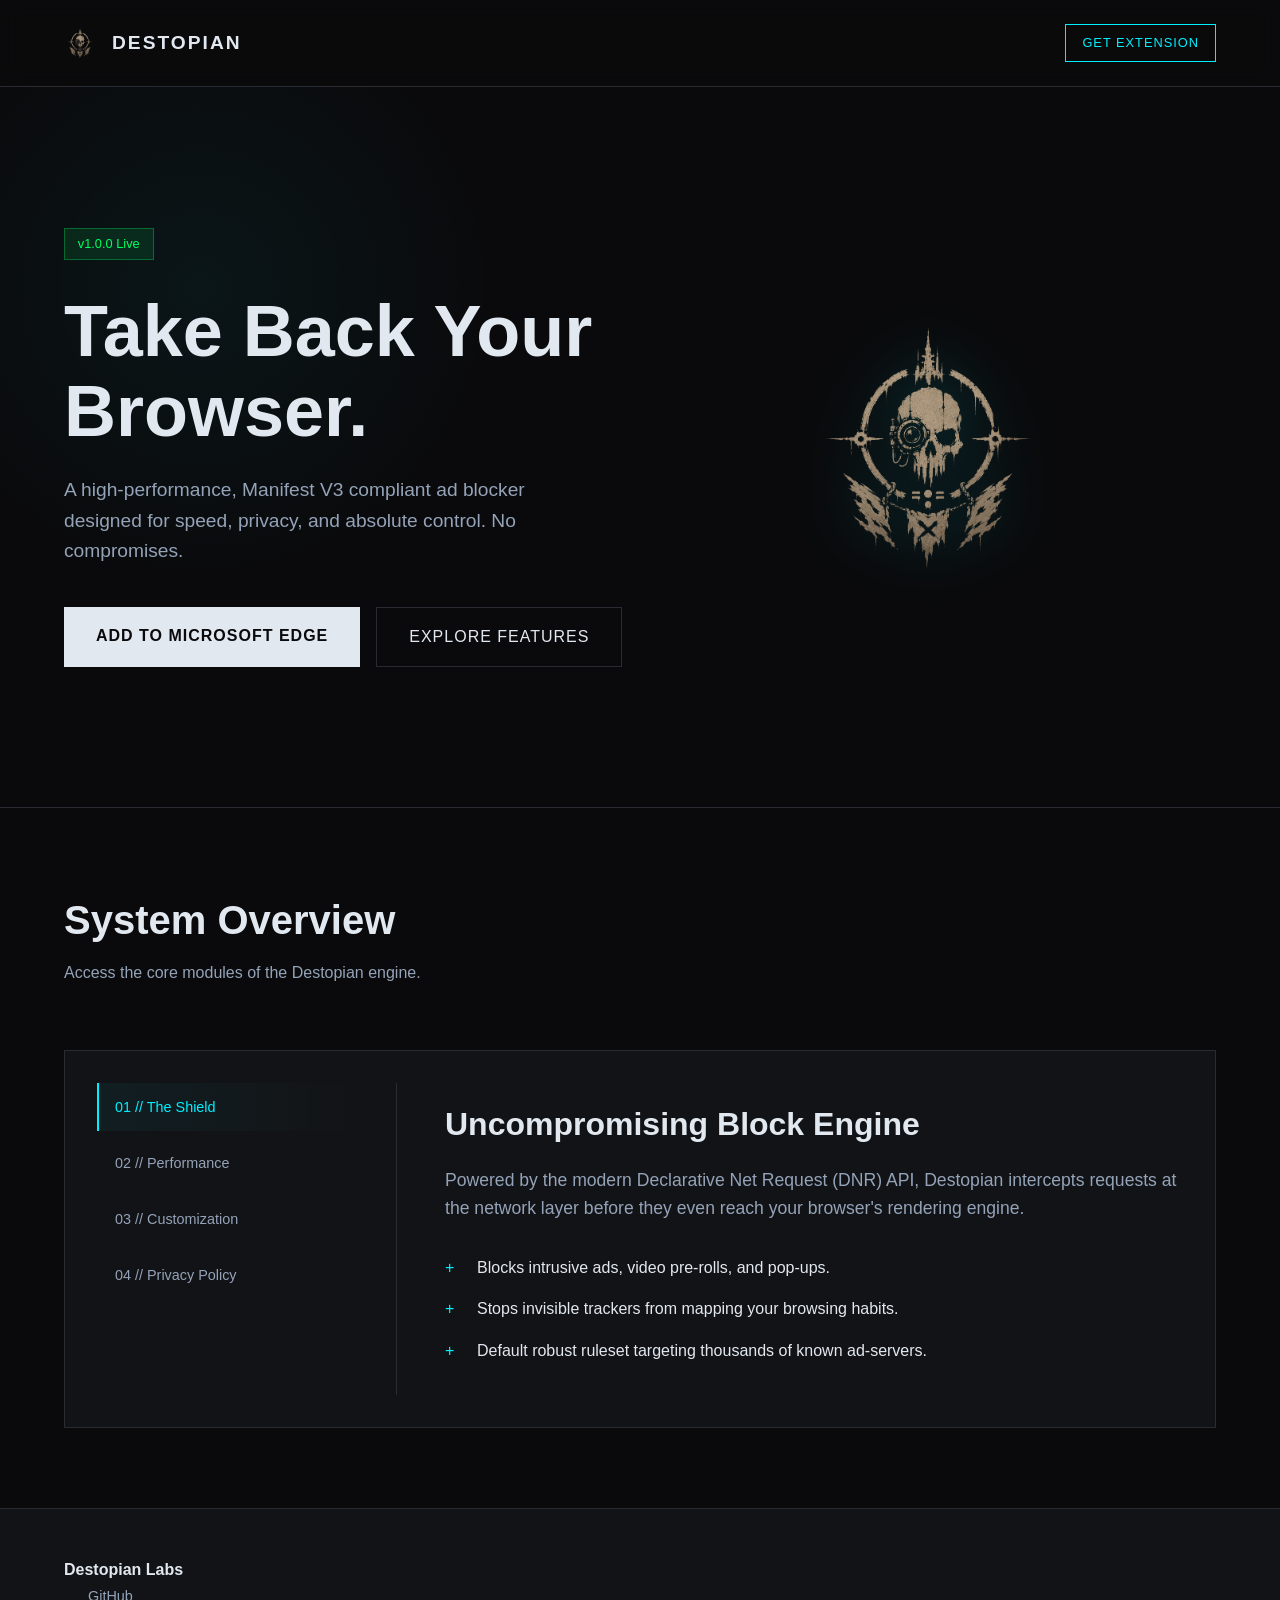
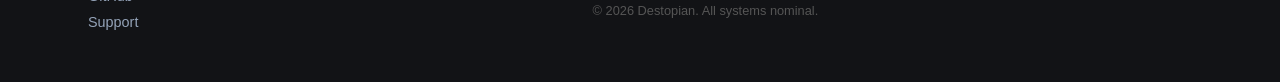
<file: docs/adblock-legacy/index.html>
<!DOCTYPE html>
<html lang="en">
<head>
    <meta charset="UTF-8">
    <meta name="viewport" content="width=device-width, initial-scale=1.0">
    <title>Destopian AdBlock Pro</title>
    <link rel="stylesheet" href="style.css">
    <link rel="preconnect" href="https://fonts.googleapis.com">
    <link rel="preconnect" href="https://fonts.gstatic.com" crossorigin>
    <link href="https://fonts.googleapis.com/css2?family=JetBrains+Mono:wght@400;700&display=swap" rel="stylesheet">
    <link href="https://fonts.cdnfonts.com/css/google-sans" rel="stylesheet">
</head>
<body>
    <nav class="navbar">
        <div class="logo-container">
            <img src="assets/logo.png" alt="Destopian Logo" class="logo">
            <span class="brand-name">Destopian</span>
        </div>
        <a href="#download" class="btn-primary-small">Get Extension</a>
    </nav>

    <header class="hero">
        <div class="hero-content">
            <div class="badge">v1.0.0 Live</div>
            <h1 class="glitch" data-text="Take Back Your Browser.">Take Back Your Browser.</h1>
            <p class="subtitle">A high-performance, Manifest V3 compliant ad blocker designed for speed, privacy, and absolute control. No compromises.</p>
            <div class="cta-group">
                <a href="#" class="btn-primary">Add to Microsoft Edge</a>
                <a href="#features" class="btn-secondary">Explore Features</a>
            </div>
        </div>
        <div class="hero-visual">
            <img src="assets/logo.png" alt="AdBlock Pro Shield" class="hero-logo floating">
        </div>
    </header>

    <main id="features" class="feature-section">
        <div class="section-header">
            <h2>System Overview</h2>
            <p>Access the core modules of the Destopian engine.</p>
        </div>

        <div class="tab-container">
            <div class="tab-sidebar">
                <button class="tab-btn active" data-target="tab-shield">01 // The Shield</button>
                <button class="tab-btn" data-target="tab-performance">02 // Performance</button>
                <button class="tab-btn" data-target="tab-custom">03 // Customization</button>
                <button class="tab-btn" data-target="tab-privacy">04 // Privacy Policy</button>
            </div>
            
            <div class="tab-content-area">
                <div id="tab-shield" class="tab-panel active">
                    <h3>Uncompromising Block Engine</h3>
                    <p>Powered by the modern Declarative Net Request (DNR) API, Destopian intercepts requests at the network layer before they even reach your browser's rendering engine.</p>
                    <ul class="feature-list">
                        <li><span>+</span> Blocks intrusive ads, video pre-rolls, and pop-ups.</li>
                        <li><span>+</span> Stops invisible trackers from mapping your browsing habits.</li>
                        <li><span>+</span> Default robust ruleset targeting thousands of known ad-servers.</li>
                    </ul>
                </div>
                
                <div id="tab-performance" class="tab-panel">
                    <h3>Engineered for Speed</h3>
                    <p>Legacy adblockers inject heavy scripts into every page you visit. We don't.</p>
                    <div class="stats-grid">
                        <div class="stat-box">
                            <span class="stat-num">0ms</span>
                            <span class="stat-label">Render Delay</span>
                        </div>
                        <div class="stat-box">
                            <span class="stat-num">MV3</span>
                            <span class="stat-label">Architecture</span>
                        </div>
                    </div>
                    <p class="sub-text">By leveraging the browser's native matching algorithms, overhead is virtually eliminated, saving bandwidth and battery life.</p>
                </div>

                <div id="tab-custom" class="tab-panel">
                    <h3>Absolute Control</h3>
                    <p>Your web, your rules. Destopian provides a sleek control panel allowing you to tailor the experience to your needs.</p>
                    <ul class="feature-list">
                        <li><span>></span> <strong>One-Click Whitelisting:</strong> Easily support your favorite creators.</li>
                        <li><span>></span> <strong>Custom Rules Engine:</strong> Define your own URL patterns and domains to block.</li>
                        <li><span>></span> <strong>Live Statistics:</strong> Monitor network traffic interception in real-time.</li>
                    </ul>
                </div>

                <div id="tab-privacy" class="tab-panel">
                    <h3>Privacy Policy</h3>
                    <div class="terminal-box">
                        <div class="terminal-header">
                            <span class="dot red"></span><span class="dot yellow"></span><span class="dot green"></span>
                            <span class="terminal-title">PRIVACY.md</span>
                        </div>
                        <div class="terminal-body markdown-content">
                            <h4>1. No Data Collection or Transmission</h4>
                            <p>Destopian AdBlock Pro does <strong>not</strong> collect, store, track, transmit, or share any personal data, browsing history, or user information. All processes are executed locally on your device.</p>
                            <ul>
                                <li>We do not run any remote analytical trackers.</li>
                                <li>We do not operate any external database servers.</li>
                                <li>We do not share information with any third-party advertising or telemetry services.</li>
                            </ul>
                            
                            <h4>2. Permissions Used & Purpose</h4>
                            <p>Our extension requests specific permission scopes to enable its core blocking functionality. None of these permission scopes are used to extract or send personal data.</p>
                            
                            <h4>3. Storage of Configurations</h4>
                            <p>All configurations, such as your whitelist and custom rules lists, are saved locally on your device via Chrome’s sandboxed local storage API. Clearing your browser cache or uninstalling the extension permanently removes this data.</p>
                        </div>
                    </div>
                </div>
            </div>
        </div>
    </main>

    <footer class="footer">
        <div class="footer-content">
            <div class="brand">Destopian Labs</div>
            <div class="links">
                <a href="https://github.com/destopianpirate/destopian-adblocker">GitHub</a>
                <a href="#">Support</a>
            </div>
        </div>
        <div class="copyright">© 2026 Destopian. All systems nominal.</div>
    </footer>

    <script src="script.js"></script>
</body>
</html>
</file>
<file: docs/style.css>
@import url('https://fonts.cdnfonts.com/css/google-sans');

/* ═══════════════════════════════════════════════════
   DESTOPIAN PIRATE — CONTROL INTERFACE v2
   "The world is watching. We watch back."
   ═══════════════════════════════════════════════════ */

@import url('css/variables.css?v=5');
@import url('css/animations.css?v=5');
@import url('css/layout.css?v=5');
@import url('css/navigation.css?v=5');
@import url('css/components.css?v=5');
@import url('css/pages.css?v=5');
@import url('css/footer.css?v=5');
@import url('css/effects.css?v=5');
@import url('css/responsive.css?v=5');
</file>
<file: docs/adblock-legacy/style.css>
@import url('https://fonts.cdnfonts.com/css/google-sans');

:root {
    --bg-dark: #0a0a0c;
    --bg-panel: #121316;
    --bg-surface: #1a1b20;
    --text-main: #e2e8f0;
    --text-muted: #94a3b8;
    --accent-cyan: #00f0ff;
    --accent-green: #00ff66;
    --border-color: #2a2b32;
    
    --font-heading: 'Product Sans', sans-serif;
    --font-body: 'Product Sans', sans-serif;
    --font-mono: 'Product Sans', sans-serif;
}

* {
    margin: 0;
    padding: 0;
    box-sizing: border-box;
}

body {
    background-color: var(--bg-dark);
    color: var(--text-main);
    font-family: var(--font-body);
    line-height: 1.6;
    overflow-x: hidden;
}

/* Navbar */
.navbar {
    display: flex;
    justify-content: space-between;
    align-items: center;
    padding: 1.5rem 5%;
    border-bottom: 1px solid var(--border-color);
    background: rgba(10, 10, 12, 0.8);
    backdrop-filter: blur(10px);
    position: sticky;
    top: 0;
    z-index: 100;
}

.logo-container {
    display: flex;
    align-items: center;
    gap: 1rem;
}

.logo {
    height: 32px;
    width: auto;
}

.brand-name {
    font-family: var(--font-heading);
    font-weight: 700;
    font-size: 1.2rem;
    letter-spacing: 2px;
    text-transform: uppercase;
}

/* Buttons */
.btn-primary-small, .btn-primary, .btn-secondary {
    display: inline-block;
    text-decoration: none;
    font-family: var(--font-mono);
    text-transform: uppercase;
    letter-spacing: 1px;
    transition: all 0.3s ease;
    cursor: pointer;
}

.btn-primary-small {
    padding: 0.5rem 1rem;
    font-size: 0.8rem;
    border: 1px solid var(--accent-cyan);
    color: var(--accent-cyan);
}

.btn-primary-small:hover {
    background: var(--accent-cyan);
    color: var(--bg-dark);
    box-shadow: 0 0 15px rgba(0, 240, 255, 0.4);
}

.btn-primary {
    padding: 1rem 2rem;
    background: var(--text-main);
    color: var(--bg-dark);
    font-weight: 700;
    border: none;
}

.btn-primary:hover {
    background: var(--accent-cyan);
    transform: translateY(-2px);
    box-shadow: 0 5px 20px rgba(0, 240, 255, 0.3);
}

.btn-secondary {
    padding: 1rem 2rem;
    background: transparent;
    color: var(--text-main);
    border: 1px solid var(--border-color);
}

.btn-secondary:hover {
    border-color: var(--text-main);
}

/* Hero Section */
.hero {
    display: grid;
    grid-template-columns: 1fr 1fr;
    min-height: 80vh;
    padding: 0 5%;
    align-items: center;
    position: relative;
    overflow: hidden;
}

.hero::before {
    content: '';
    position: absolute;
    width: 600px;
    height: 600px;
    background: radial-gradient(circle, rgba(0,240,255,0.05) 0%, transparent 70%);
    top: -100px;
    left: -100px;
    z-index: -1;
}

.badge {
    display: inline-block;
    padding: 0.3rem 0.8rem;
    font-family: var(--font-mono);
    font-size: 0.8rem;
    background: rgba(0, 255, 102, 0.1);
    color: var(--accent-green);
    border: 1px solid rgba(0, 255, 102, 0.3);
    margin-bottom: 2rem;
}

.hero h1 {
    font-family: var(--font-heading);
    font-size: 4.5rem;
    line-height: 1.1;
    margin-bottom: 1.5rem;
    font-weight: 700;
}

.glitch {
    position: relative;
}

.subtitle {
    font-size: 1.2rem;
    color: var(--text-muted);
    margin-bottom: 2.5rem;
    max-width: 90%;
}

.cta-group {
    display: flex;
    gap: 1rem;
}

.hero-visual {
    position: relative;
    height: 100%;
    display: flex;
    justify-content: center;
    align-items: center;
}

.floating {
    animation: float 6s ease-in-out infinite;
    width: 250px;
    height: auto;
    filter: drop-shadow(0 0 30px rgba(0, 240, 255, 0.2));
    z-index: 2;
}

@keyframes float {
    0% { transform: translateY(0px); }
    50% { transform: translateY(-20px); }
    100% { transform: translateY(0px); }
}

/* Feature Section & Tabs */
.feature-section {
    padding: 5rem 5%;
    border-top: 1px solid var(--border-color);
}

.section-header {
    margin-bottom: 4rem;
}

.section-header h2 {
    font-size: 2.5rem;
    font-family: var(--font-heading);
    margin-bottom: 0.5rem;
}

.section-header p {
    color: var(--text-muted);
    font-family: var(--font-mono);
}

.tab-container {
    display: grid;
    grid-template-columns: 300px 1fr;
    gap: 3rem;
    background: var(--bg-panel);
    border: 1px solid var(--border-color);
    padding: 2rem;
}

.tab-sidebar {
    display: flex;
    flex-direction: column;
    gap: 0.5rem;
    border-right: 1px solid var(--border-color);
    padding-right: 2rem;
}

.tab-btn {
    background: transparent;
    border: none;
    color: var(--text-muted);
    text-align: left;
    padding: 1rem;
    font-family: var(--font-mono);
    font-size: 0.9rem;
    cursor: pointer;
    transition: all 0.3s ease;
    border-left: 2px solid transparent;
}

.tab-btn:hover {
    color: var(--text-main);
    background: rgba(255,255,255,0.02);
}

.tab-btn.active {
    color: var(--accent-cyan);
    border-left-color: var(--accent-cyan);
    background: linear-gradient(90deg, rgba(0, 240, 255, 0.05) 0%, transparent 100%);
}

.tab-content-area {
    padding: 1rem 0;
}

.tab-panel {
    display: none;
    animation: fadeIn 0.4s ease forwards;
}

.tab-panel.active {
    display: block;
}

@keyframes fadeIn {
    from { opacity: 0; transform: translateY(10px); }
    to { opacity: 1; transform: translateY(0); }
}

.tab-panel h3 {
    font-size: 2rem;
    margin-bottom: 1rem;
    color: var(--text-main);
}

.tab-panel p {
    color: var(--text-muted);
    margin-bottom: 2rem;
    font-size: 1.1rem;
}

.feature-list {
    list-style: none;
}

.feature-list li {
    margin-bottom: 1rem;
    padding-left: 2rem;
    position: relative;
    color: var(--text-main);
}

.feature-list li span {
    position: absolute;
    left: 0;
    color: var(--accent-cyan);
    font-family: var(--font-mono);
}

/* Stats Grid */
.stats-grid {
    display: grid;
    grid-template-columns: 1fr 1fr;
    gap: 2rem;
    margin-bottom: 2rem;
}

.stat-box {
    background: var(--bg-surface);
    padding: 2rem;
    border: 1px solid var(--border-color);
    border-left: 3px solid var(--accent-green);
    display: flex;
    flex-direction: column;
}

.stat-num {
    font-size: 3rem;
    font-family: var(--font-heading);
    font-weight: 700;
    color: var(--text-main);
    line-height: 1;
    margin-bottom: 0.5rem;
}

.stat-label {
    font-family: var(--font-mono);
    color: var(--text-muted);
    font-size: 0.9rem;
    text-transform: uppercase;
}

/* Terminal / Privacy Policy */
.terminal-box {
    background: #000;
    border: 1px solid #333;
    border-radius: 6px;
    overflow: hidden;
}

.terminal-header {
    background: #1a1a1a;
    padding: 0.5rem 1rem;
    display: flex;
    align-items: center;
    border-bottom: 1px solid #333;
}

.dot {
    width: 10px;
    height: 10px;
    border-radius: 50%;
    margin-right: 6px;
}

.dot.red { background: #ff5f56; }
.dot.yellow { background: #ffbd2e; }
.dot.green { background: #27c93f; }

.terminal-title {
    margin-left: 10px;
    font-family: var(--font-mono);
    font-size: 0.8rem;
    color: #888;
}

.terminal-body {
    padding: 2rem;
    max-height: 400px;
    overflow-y: auto;
}

.markdown-content h4 {
    color: var(--accent-cyan);
    margin-bottom: 1rem;
    margin-top: 1.5rem;
    font-family: var(--font-mono);
}

.markdown-content h4:first-child {
    margin-top: 0;
}

.markdown-content p {
    font-size: 0.95rem;
    margin-bottom: 1rem;
}

.markdown-content ul {
    margin-left: 1.5rem;
    margin-bottom: 1.5rem;
    color: var(--text-muted);
    font-size: 0.95rem;
}

/* Footer */
.footer {
    border-top: 1px solid var(--border-color);
    padding: 3rem 5%;
    display: flex;
    justify-content: space-between;
    align-items: center;
    background: var(--bg-panel);
}

.footer .brand {
    font-family: var(--font-mono);
    font-weight: 700;
}

.footer .links a {
    color: var(--text-muted);
    text-decoration: none;
    margin-left: 1.5rem;
    font-size: 0.9rem;
    transition: color 0.3s;
}

.footer .links a:hover {
    color: var(--text-main);
}

.copyright {
    margin-top: 2rem;
    font-family: var(--font-mono);
    font-size: 0.8rem;
    color: #555;
    text-align: center;
    width: 100%;
}

/* Responsive */
@media (max-width: 900px) {
    .hero {
        grid-template-columns: 1fr;
        text-align: center;
        padding-top: 4rem;
        padding-bottom: 4rem;
    }
    .hero h1 { font-size: 3rem; }
    .hero-visual { display: none; }
    .cta-group { justify-content: center; }
    
    .tab-container {
        grid-template-columns: 1fr;
    }
    .tab-sidebar {
        flex-direction: row;
        border-right: none;
        border-bottom: 1px solid var(--border-color);
        padding-right: 0;
        padding-bottom: 1rem;
        overflow-x: auto;
    }
    .tab-btn {
        border-left: none;
        border-bottom: 2px solid transparent;
        white-space: nowrap;
    }
    .tab-btn.active {
        border-left-color: transparent;
        border-bottom-color: var(--accent-cyan);
        background: linear-gradient(0deg, rgba(0, 240, 255, 0.05) 0%, transparent 100%);
    }
}
@media (max-width: 600px) {
    .cta-group { flex-direction: column; }
    .stats-grid { grid-template-columns: 1fr; }
    .footer { flex-direction: column; gap: 1.5rem; }
    .footer .links a { margin: 0 0.75rem; }
}
</file>
